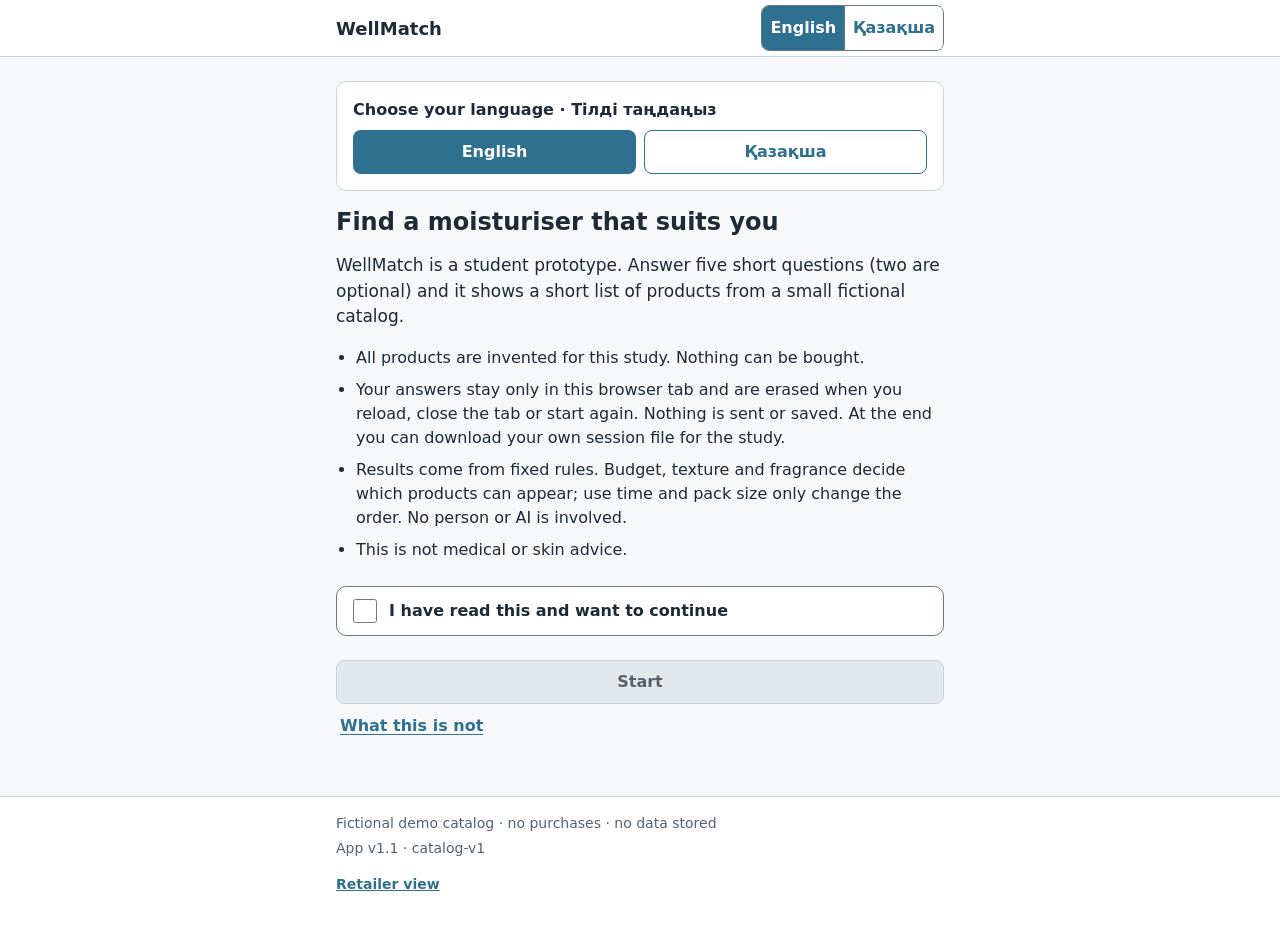
<file: index.html>
<!doctype html>
<html lang="en">
<head>
  <meta charset="utf-8">
  <meta name="viewport" content="width=device-width, initial-scale=1">
  <meta name="referrer" content="no-referrer">
  <meta name="color-scheme" content="light">
  <title></title>
  <link rel="icon" href="data:,">
  <link rel="stylesheet" href="styles.css" data-wellmatch-css>
</head>
<body class="wm-body">
  <div id="wellmatch"></div>
  <!-- data/embedded.js = generated file:// copy of the JSON files (`node tests/run.js --sync`). -->
  <script src="data/embedded.js"></script>
  <script src="app.js"></script>
  <script src="wellmatch.js" data-mount="#wellmatch"></script>
</body>
</html>
</file>
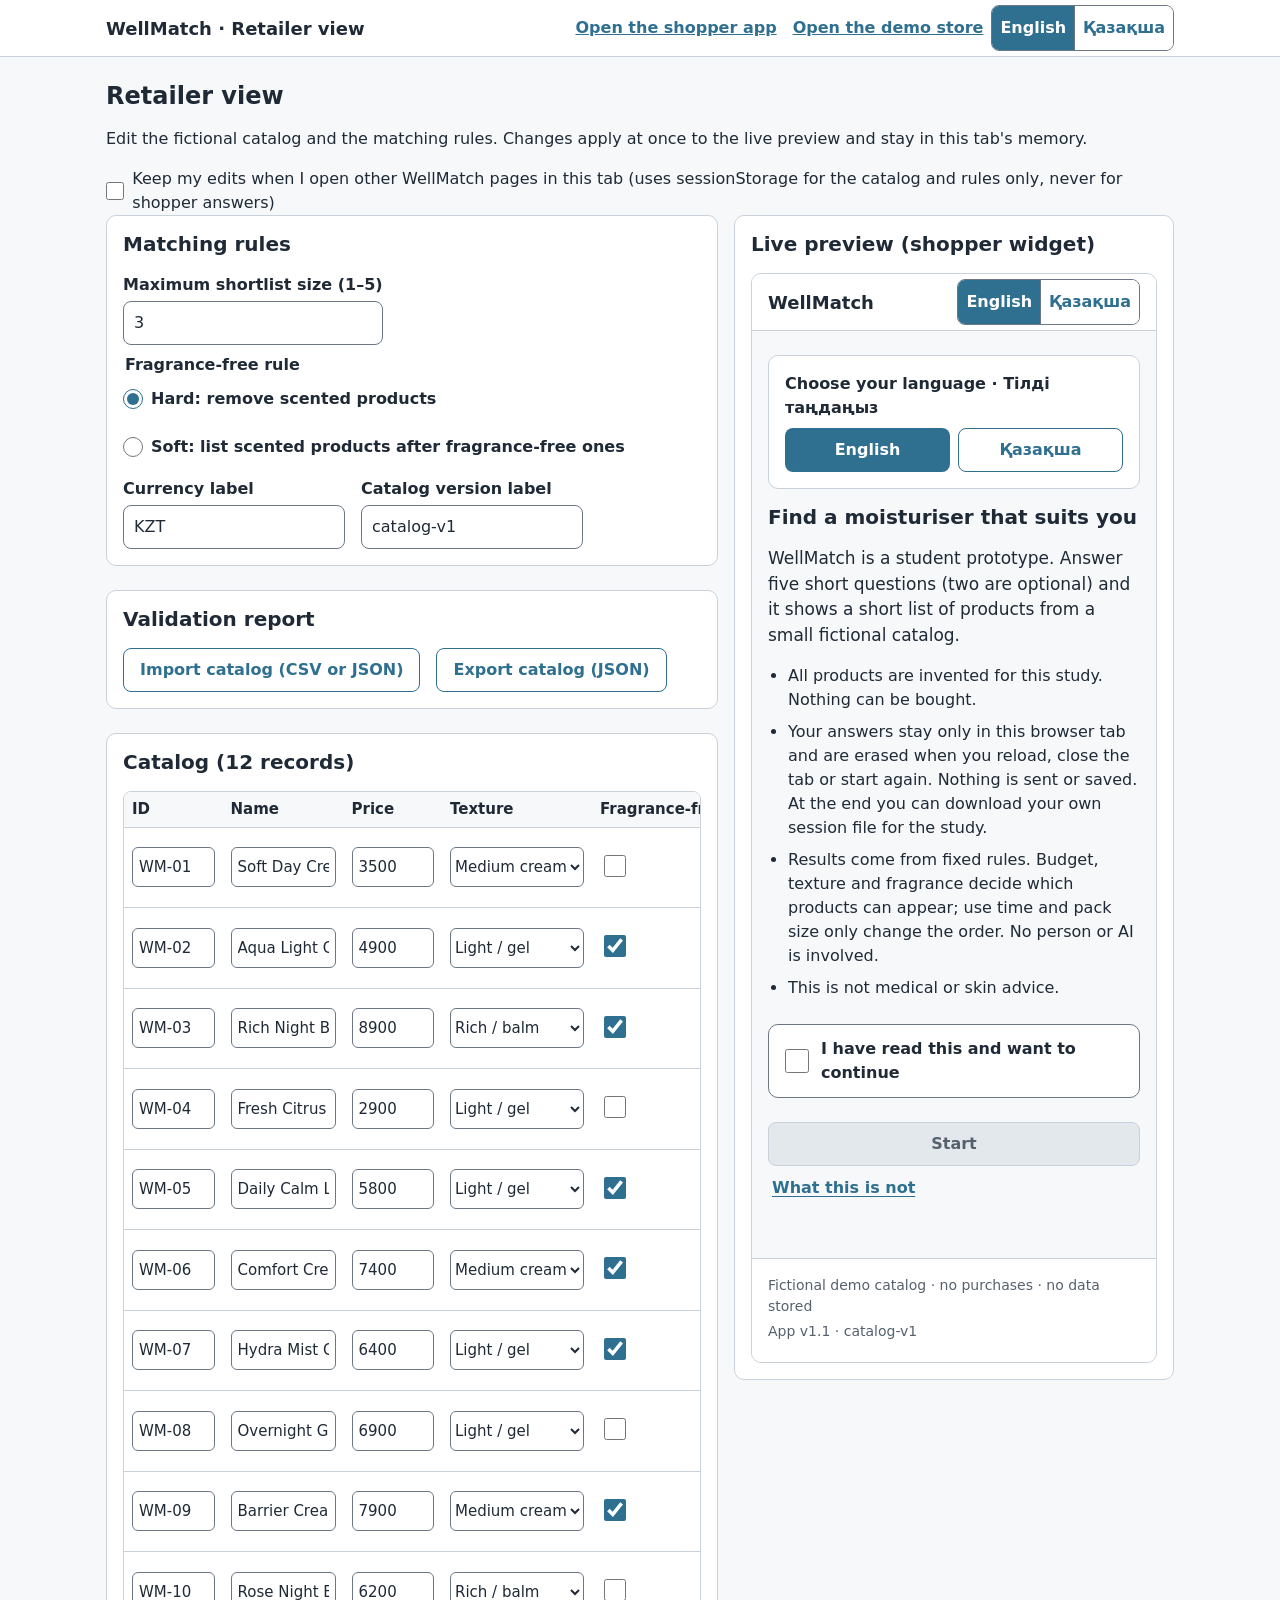
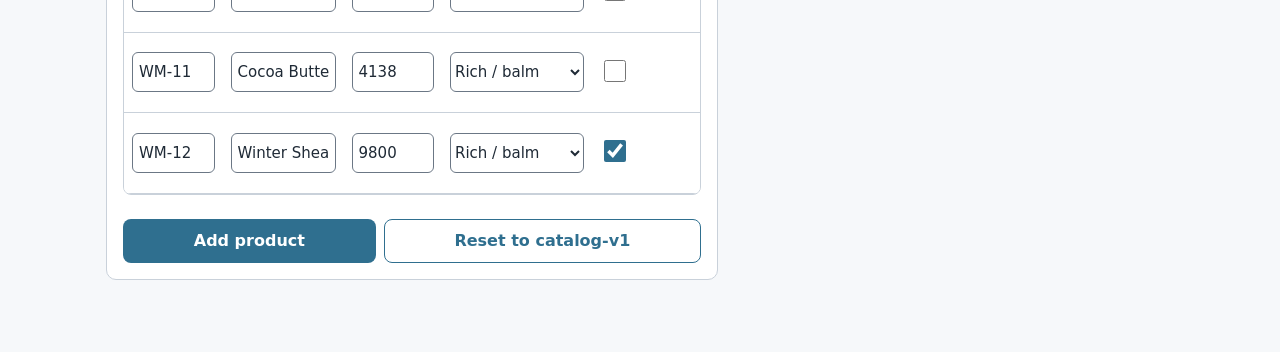
<file: admin.html>
<!doctype html>
<html lang="en">
<head>
  <meta charset="utf-8">
  <meta name="viewport" content="width=device-width, initial-scale=1">
  <meta name="referrer" content="no-referrer">
  <title></title>
  <link rel="icon" href="data:,">
  <link rel="stylesheet" href="styles.css" data-wellmatch-css>
  <link rel="stylesheet" href="pages.css">
</head>
<body class="wm-body">
  <div class="wm">
    <header class="wm-header">
      <div class="pg-wrap wm-bar">
        <span class="wm-brand" id="a-brand"></span>
        <div class="wm-bar-end">
          <nav class="pg-nav" id="a-nav"></nav>
          <div class="wm-lang" role="group" id="a-lang"></div>
        </div>
      </div>
    </header>
    <main class="pg-wrap pg-main" id="a-main"></main>
  </div>
  <script src="data/embedded.js"></script>
  <script src="app.js"></script>
  <script src="wellmatch.js" data-auto-mount="false"></script>
  <script src="admin.js"></script>
</body>
</html>
</file>
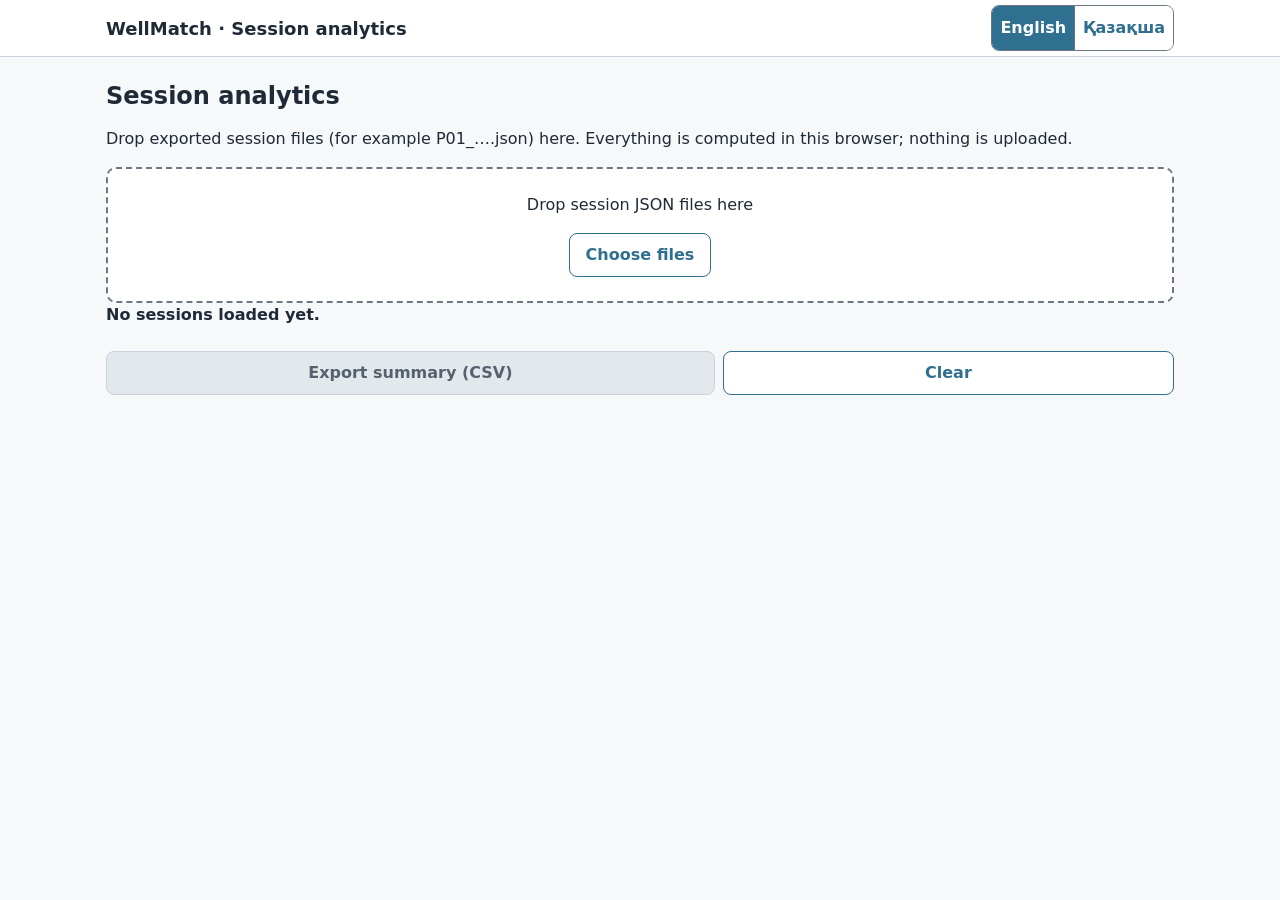
<file: analytics.html>
<!doctype html>
<html lang="en">
<head>
  <meta charset="utf-8">
  <meta name="viewport" content="width=device-width, initial-scale=1">
  <meta name="referrer" content="no-referrer">
  <title></title>
  <link rel="icon" href="data:,">
  <link rel="stylesheet" href="styles.css" data-wellmatch-css>
  <link rel="stylesheet" href="pages.css">
</head>
<body class="wm-body">
  <div class="wm">
    <header class="wm-header">
      <div class="pg-wrap wm-bar">
        <span class="wm-brand" id="an-brand"></span>
        <div class="wm-lang" role="group" id="an-lang"></div>
      </div>
    </header>
    <main class="pg-wrap pg-main" id="an-main"></main>
  </div>
  <script src="data/embedded.js"></script>
  <script src="app.js"></script>
  <script src="wellmatch.js" data-auto-mount="false"></script>
  <script src="analytics.js"></script>
</body>
</html>
</file>
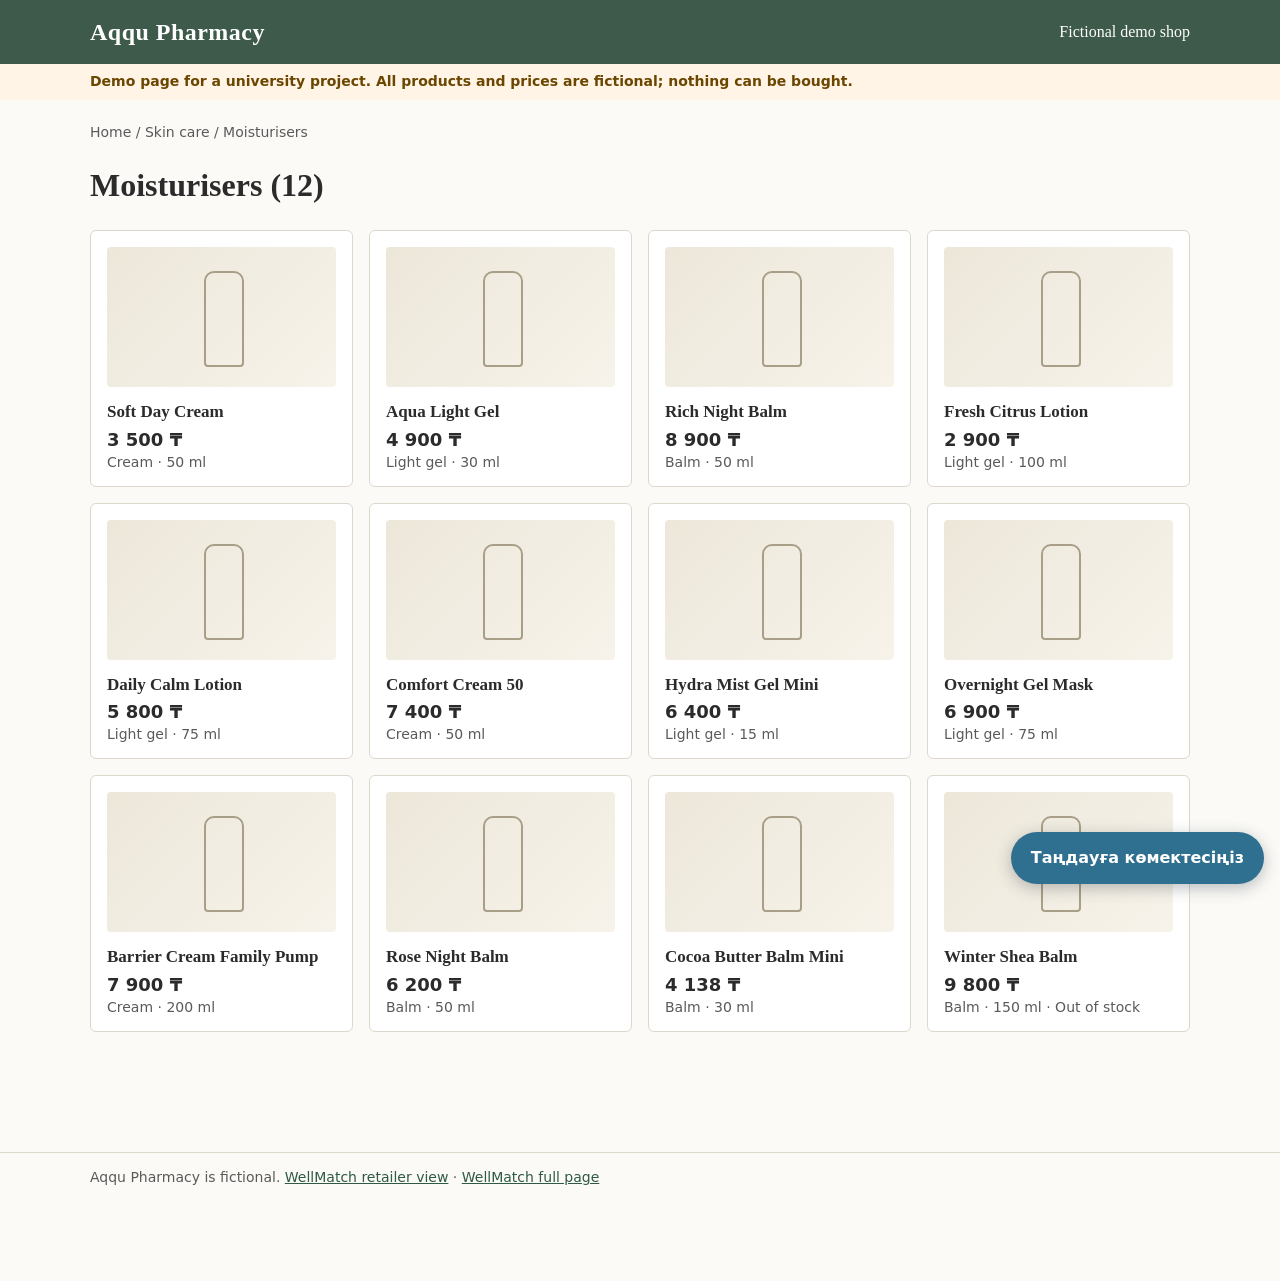
<file: store.html>
<!doctype html>
<html lang="en">
<head>
  <meta charset="utf-8">
  <meta name="viewport" content="width=device-width, initial-scale=1">
  <title>Moisturisers · Aqqu Pharmacy (fictional demo shop)</title>
  <link rel="icon" href="data:,">
  <link rel="stylesheet" href="pages.css">
</head>
<!--
  MOCK RETAILER PAGE (F17). Everything on this page belongs to a fictional shop, not to WellMatch.
  WellMatch is added with ONE line at the end of <body>. Tiles carry data-wm-id so the widget can scroll to and highlight them.
-->
<body class="store-body">
  <header class="store-top">
    <div class="store-wrap">
      <span class="store-logo">Aqqu Pharmacy</span>
      <span>Fictional demo shop</span>
    </div>
  </header>
  <div class="store-banner"><div class="store-wrap">Demo page for a university project. All products and prices are fictional; nothing can be bought.</div></div>
  <main class="store-wrap">
    <p class="store-crumbs">Home / Skin care / Moisturisers</p>
    <h1>Moisturisers (12)</h1>
    <ul class="store-grid">
        <li class="store-tile" data-wm-id="WM-01">
          <div class="store-img" aria-hidden="true"></div>
          <h2>Soft Day Cream</h2>
          <p class="store-price">3&nbsp;500&nbsp;₸</p>
          <p class="store-meta">Cream · 50 ml</p>
        </li>
        <li class="store-tile" data-wm-id="WM-02">
          <div class="store-img" aria-hidden="true"></div>
          <h2>Aqua Light Gel</h2>
          <p class="store-price">4&nbsp;900&nbsp;₸</p>
          <p class="store-meta">Light gel · 30 ml</p>
        </li>
        <li class="store-tile" data-wm-id="WM-03">
          <div class="store-img" aria-hidden="true"></div>
          <h2>Rich Night Balm</h2>
          <p class="store-price">8&nbsp;900&nbsp;₸</p>
          <p class="store-meta">Balm · 50 ml</p>
        </li>
        <li class="store-tile" data-wm-id="WM-04">
          <div class="store-img" aria-hidden="true"></div>
          <h2>Fresh Citrus Lotion</h2>
          <p class="store-price">2&nbsp;900&nbsp;₸</p>
          <p class="store-meta">Light gel · 100 ml</p>
        </li>
        <li class="store-tile" data-wm-id="WM-05">
          <div class="store-img" aria-hidden="true"></div>
          <h2>Daily Calm Lotion</h2>
          <p class="store-price">5&nbsp;800&nbsp;₸</p>
          <p class="store-meta">Light gel · 75 ml</p>
        </li>
        <li class="store-tile" data-wm-id="WM-06">
          <div class="store-img" aria-hidden="true"></div>
          <h2>Comfort Cream 50</h2>
          <p class="store-price">7&nbsp;400&nbsp;₸</p>
          <p class="store-meta">Cream · 50 ml</p>
        </li>
        <li class="store-tile" data-wm-id="WM-07">
          <div class="store-img" aria-hidden="true"></div>
          <h2>Hydra Mist Gel Mini</h2>
          <p class="store-price">6&nbsp;400&nbsp;₸</p>
          <p class="store-meta">Light gel · 15 ml</p>
        </li>
        <li class="store-tile" data-wm-id="WM-08">
          <div class="store-img" aria-hidden="true"></div>
          <h2>Overnight Gel Mask</h2>
          <p class="store-price">6&nbsp;900&nbsp;₸</p>
          <p class="store-meta">Light gel · 75 ml</p>
        </li>
        <li class="store-tile" data-wm-id="WM-09">
          <div class="store-img" aria-hidden="true"></div>
          <h2>Barrier Cream Family Pump</h2>
          <p class="store-price">7&nbsp;900&nbsp;₸</p>
          <p class="store-meta">Cream · 200 ml</p>
        </li>
        <li class="store-tile" data-wm-id="WM-10">
          <div class="store-img" aria-hidden="true"></div>
          <h2>Rose Night Balm</h2>
          <p class="store-price">6&nbsp;200&nbsp;₸</p>
          <p class="store-meta">Balm · 50 ml</p>
        </li>
        <li class="store-tile" data-wm-id="WM-11">
          <div class="store-img" aria-hidden="true"></div>
          <h2>Cocoa Butter Balm Mini</h2>
          <p class="store-price">4&nbsp;138&nbsp;₸</p>
          <p class="store-meta">Balm · 30 ml</p>
        </li>
        <li class="store-tile" data-wm-id="WM-12">
          <div class="store-img" aria-hidden="true"></div>
          <h2>Winter Shea Balm</h2>
          <p class="store-price">9&nbsp;800&nbsp;₸</p>
          <p class="store-meta">Balm · 150 ml · Out of stock</p>
        </li>
    </ul>
  </main>
  <footer class="store-foot"><div class="store-wrap">Aqqu Pharmacy is fictional. <a href="admin.html">WellMatch retailer view</a> · <a href="index.html">WellMatch full page</a></div></footer>

  <script src="wellmatch.js" data-catalog="data/catalog.v1.json" data-lang="kk"></script>
</body>
</html>
</file>
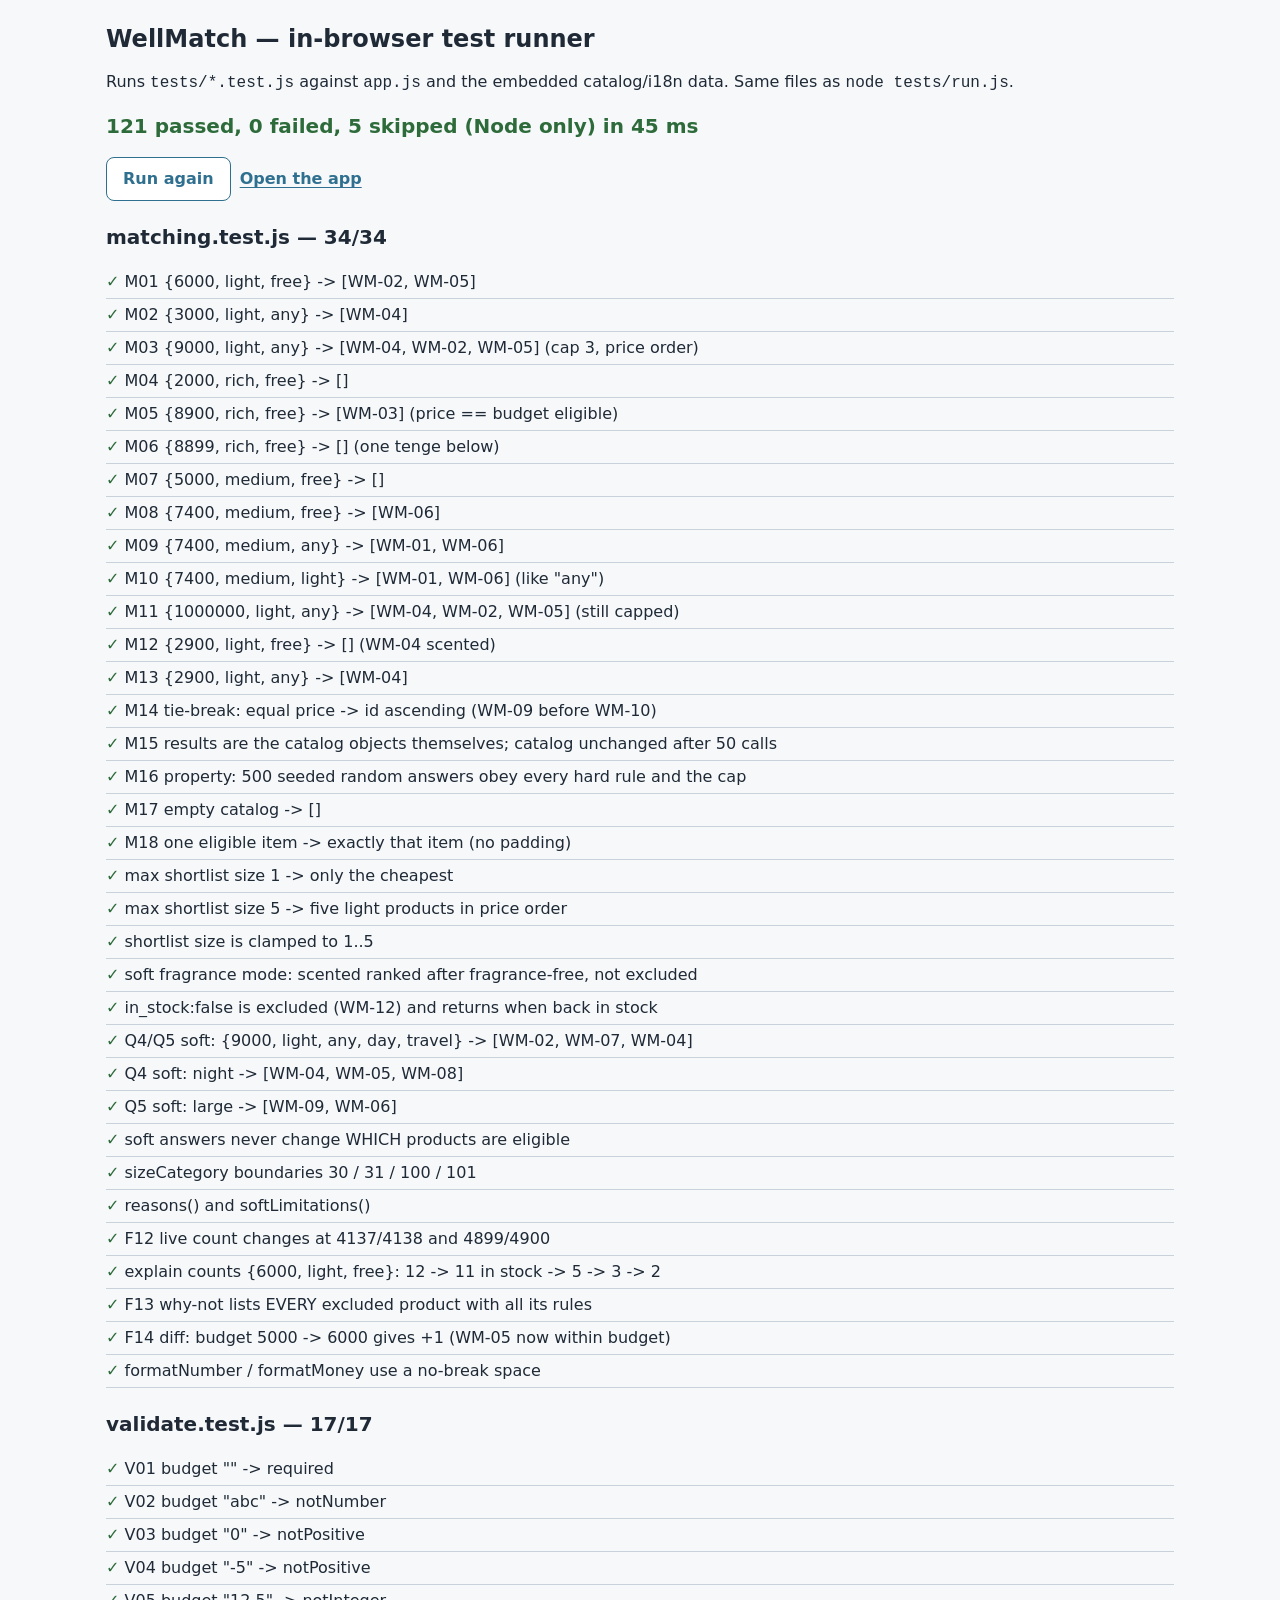
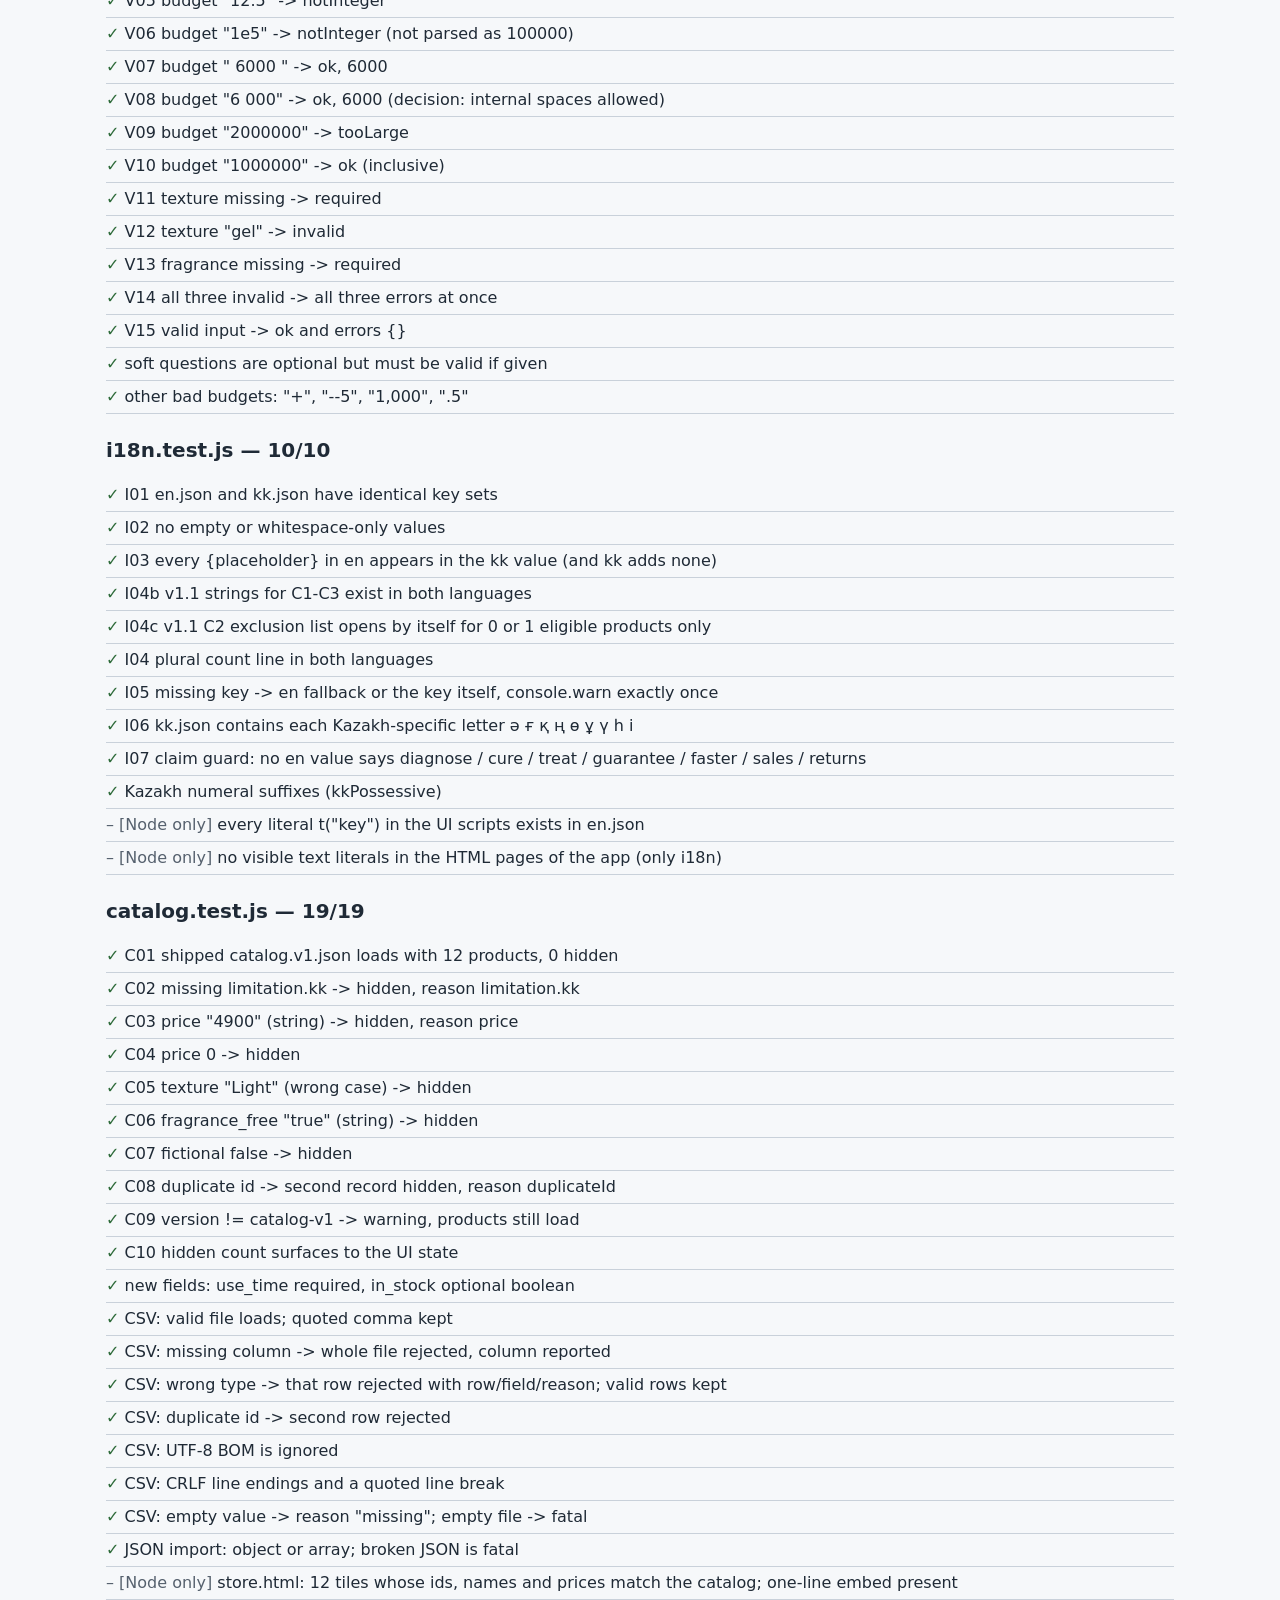
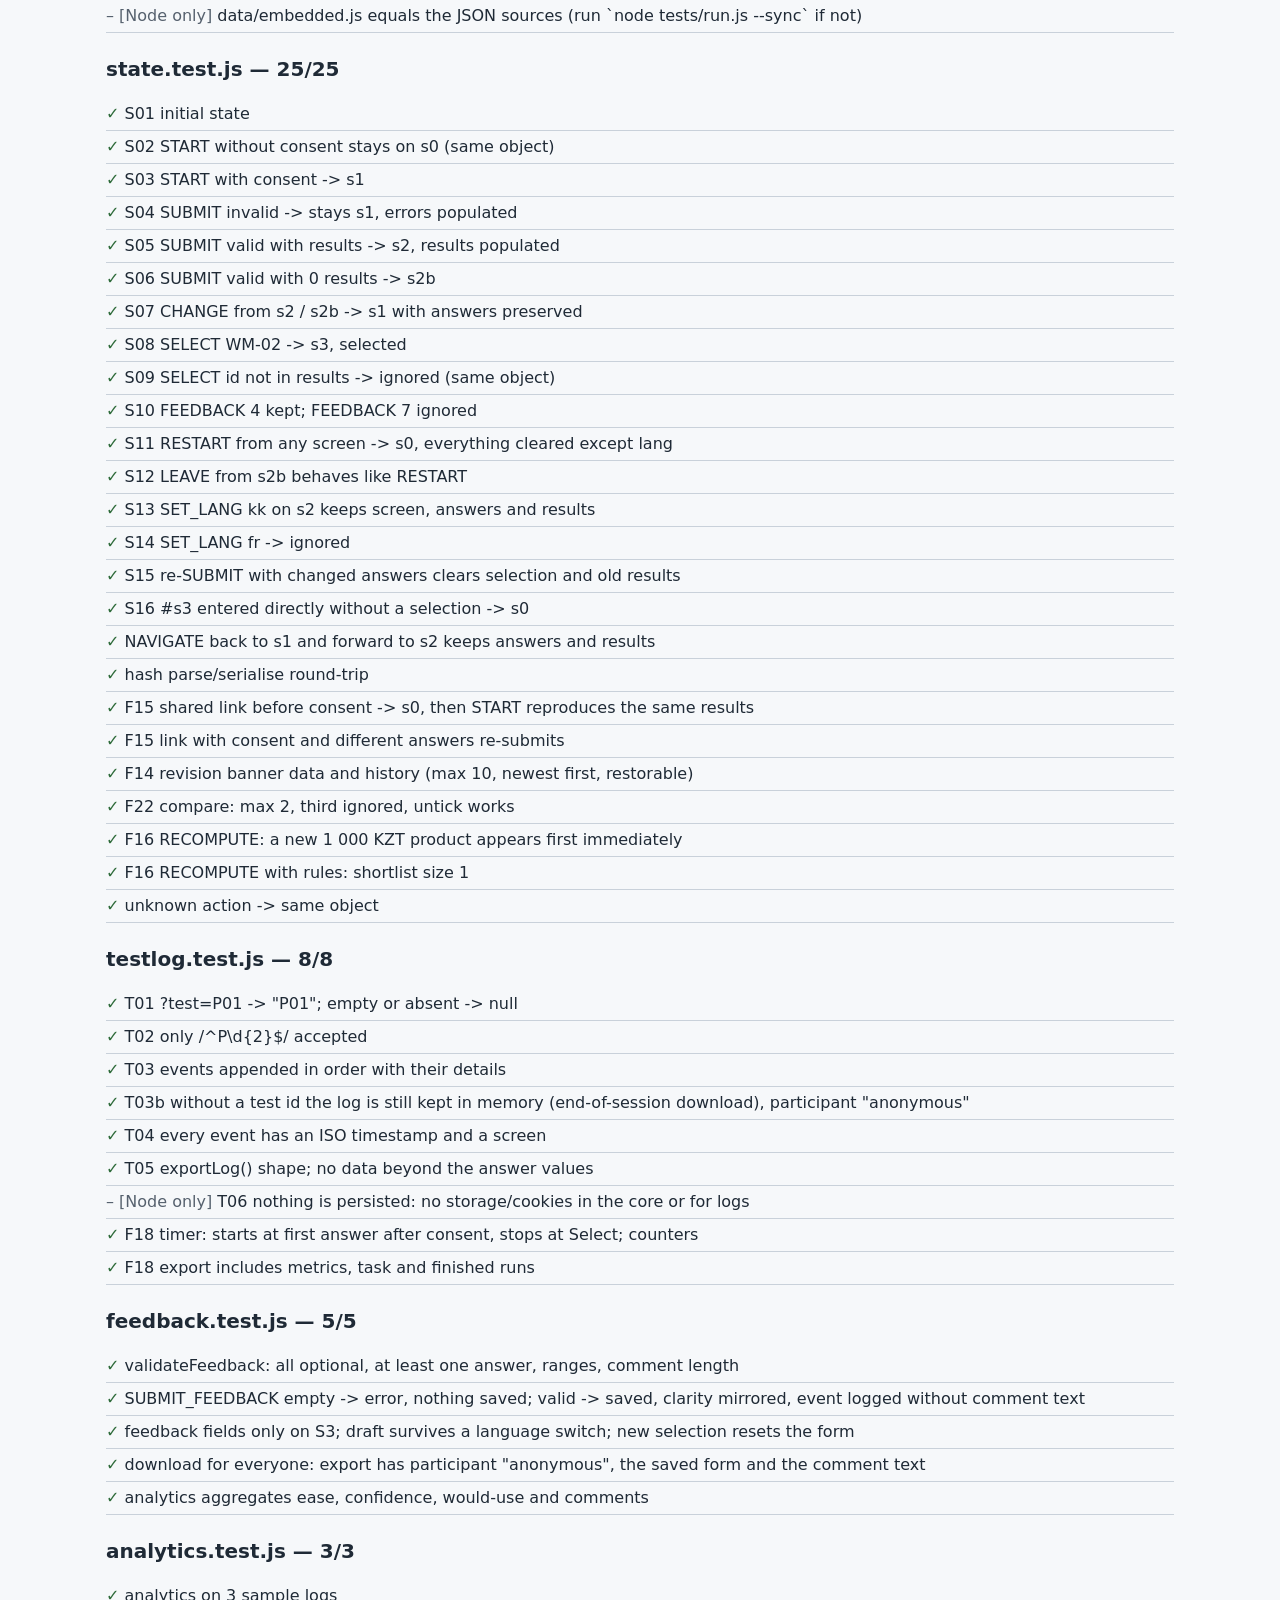
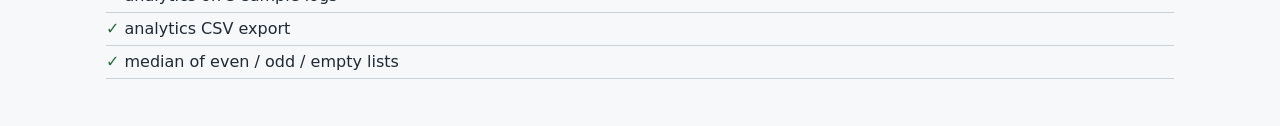
<file: tests.html>
<!doctype html>
<html lang="en">
<head>
  <meta charset="utf-8">
  <meta name="viewport" content="width=device-width, initial-scale=1">
  <title>WellMatch tests (in-browser)</title>
  <link rel="icon" href="data:,">
  <link rel="stylesheet" href="styles.css">
  <link rel="stylesheet" href="pages.css">
</head>
<!-- F20 — developer/examiner tool (English only). Runs the SAME test files as `node tests/run.js`.
     Cases that need the file system (test.node) are shown as skipped here. -->
<body class="wm-body">
  <div class="wm">
    <main class="pg-wrap pg-main">
      <h1>WellMatch — in-browser test runner</h1>
      <p>Runs <code>tests/*.test.js</code> against <code>app.js</code> and the embedded catalog/i18n data. Same files as <code>node tests/run.js</code>.</p>
      <p class="tr-summary" id="tr-summary" role="status">Running…</p>
      <p><button type="button" class="wm-btn wm-btn-secondary" id="tr-rerun">Run again</button> <a class="wm-link" href="index.html">Open the app</a></p>
      <div id="tr-results"></div>
    </main>
  </div>
  <script src="data/embedded.js"></script>
  <script src="app.js"></script>
  <script src="tests/harness.js"></script>
  <script src="tests/matching.test.js"></script>
  <script src="tests/validate.test.js"></script>
  <script src="tests/i18n.test.js"></script>
  <script src="tests/catalog.test.js"></script>
  <script src="tests/state.test.js"></script>
  <script src="tests/testlog.test.js"></script>
  <script src="tests/feedback.test.js"></script>
  <script src="tests/analytics.test.js"></script>
  <script>
    (function () {
      'use strict';
      function el(tag, cls, text) { const n = document.createElement(tag); if (cls) n.className = cls; if (text != null) n.textContent = text; return n; }
      function run() {
        const t0 = performance.now();
        const results = WMTest.runAll({ core: WellMatchCore, data: WELLMATCH_EMBEDDED, node: false });
        const ms = Math.round(performance.now() - t0);
        const box = document.getElementById('tr-results');
        box.replaceChildren();
        const files = [...new Set(results.map(r => r.file))];
        for (const f of files) {
          const sec = el('section', 'tr-file');
          const rs = results.filter(r => r.file === f);
          sec.append(el('h2', null, f + ' — ' + rs.filter(r => r.status === 'pass').length + '/' + rs.filter(r => r.status !== 'skip').length));
          const ul = el('ul');
          for (const r of rs) {
            const li = el('li');
            const mark = r.status === 'pass' ? '✓ ' : r.status === 'fail' ? '✗ ' : '– ';
            li.append(el('span', 'tr-' + r.status, mark + (r.status === 'skip' ? '[Node only] ' : '')), document.createTextNode(r.name));
            if (r.message) li.append(el('span', 'tr-msg', r.message));
            ul.append(li);
          }
          sec.append(ul);
          box.append(sec);
        }
        const c = s => results.filter(r => r.status === s).length;
        const sum = document.getElementById('tr-summary');
        sum.textContent = c('pass') + ' passed, ' + c('fail') + ' failed, ' + c('skip') + ' skipped (Node only) in ' + ms + ' ms';
        sum.className = 'tr-summary ' + (c('fail') ? 'tr-fail' : 'tr-pass');
        document.title = (c('fail') ? '✗ ' : '✓ ') + 'WellMatch tests';
      }
      document.getElementById('tr-rerun').addEventListener('click', run);
      run();
    })();
  </script>
</body>
</html>
</file>
<file: styles.css>
/* WellMatch v1.0 — widget + page styles. Everything is scoped under .wm so the widget can be embedded in any shop page. */

:root {
  --wm-ink: #1F2A36;
  --wm-muted: #6B7785;      /* borders / non-text UI (≥ 3:1 on white) */
  --wm-muted-ink: #56616E;  /* small secondary TEXT (5.9:1); #6B7785 is only ~4.0:1 on --wm-bg */
  --wm-accent: #2F6F8F;
  --wm-accent-dark: #245970;
  --wm-accent-soft: #E6F0F5;
  --wm-bg: #F6F8FA;
  --wm-surface: #FFFFFF;
  --wm-line: #C9D1DA;
  --wm-reason: #2E6B3A;
  --wm-reason-bg: #EEF6EF;
  --wm-warn: #8A5A00;
  --wm-warn-bg: #FFF4E5;
  --wm-error: #B3261E;
  --wm-sp-1: 8px;
  --wm-sp-2: 16px;
  --wm-sp-3: 24px;
  --wm-sp-4: 32px;
  --wm-r-control: 8px;
  --wm-r-card: 10px;
  --wm-target: 44px;
  --wm-font: system-ui, -apple-system, "Segoe UI", Roboto, "Helvetica Neue", Arial, "Noto Sans", sans-serif;
}

/* ---------- Page mode (index.html) ---------- */
body.wm-body { margin: 0; background: var(--wm-bg); -webkit-text-size-adjust: 100%; }

.wm, .wm *, .wm *::before, .wm *::after { box-sizing: border-box; }
.wm [hidden] { display: none !important; }
.wm {
  color: var(--wm-ink);
  font: 16px/1.5 var(--wm-font);
  overflow-wrap: break-word;
  text-align: left;
}
.wm-page { min-height: 100vh; display: flex; flex-direction: column; background: var(--wm-bg); }
.wm-page > .wm-app { flex: 1; display: flex; flex-direction: column; }

.wm-wrap { width: 100%; max-width: 640px; margin: 0 auto; padding: 0 var(--wm-sp-2); }
.wm h1, .wm h2, .wm h3 { line-height: 1.25; margin: 0 0 var(--wm-sp-2); color: var(--wm-ink); }
.wm h1 { font-size: 1.5rem; }
.wm h2 { font-size: 1.25rem; }
.wm h3 { font-size: 1.0625rem; }
.wm .wm-card h2, .wm .wm-card h3 { font-size: 1.0625rem; margin-bottom: 4px; }
.wm p { margin: 0 0 var(--wm-sp-2); }
.wm [data-wm-heading]:focus, .wm main:focus { outline: none; }
.wm :focus-visible { outline: 2px solid var(--wm-accent); outline-offset: 2px; }

.wm-vh {
  position: absolute !important; width: 1px; height: 1px; padding: 0; margin: -1px;
  overflow: hidden; clip: rect(0 0 0 0); white-space: nowrap; border: 0;
}

/* ---------- Header ---------- */
.wm-header { background: var(--wm-surface); border-bottom: 1px solid var(--wm-line); }
.wm-bar { display: flex; align-items: center; justify-content: space-between; gap: var(--wm-sp-1); min-height: 56px; flex-wrap: wrap; }
.wm-bar-end { display: flex; align-items: center; gap: var(--wm-sp-1); }
.wm-brand { font-weight: 700; font-size: 1.125rem; }
.wm-lang { display: inline-flex; border: 1px solid var(--wm-muted); border-radius: var(--wm-r-control); overflow: hidden; }
.wm-lang-btn {
  min-width: var(--wm-target); min-height: var(--wm-target); padding: 0 var(--wm-sp-1);
  border: 0; background: var(--wm-surface); color: var(--wm-accent); font: inherit; font-weight: 600; cursor: pointer;
}
.wm-lang-btn + .wm-lang-btn { border-left: 1px solid var(--wm-muted); }
.wm-lang-btn[aria-pressed="true"] { background: var(--wm-accent); color: #fff; }
.wm-lang-btn:focus-visible { outline-offset: -4px; outline-color: var(--wm-ink); }
.wm-lang-btn[aria-pressed="true"]:focus-visible { outline-color: #fff; }

.wm-testbar { background: var(--wm-accent-soft); border-top: 1px dashed var(--wm-accent); }
.wm-testbar-inner { display: flex; flex-wrap: wrap; align-items: center; gap: var(--wm-sp-1) var(--wm-sp-2); padding-top: var(--wm-sp-1); padding-bottom: var(--wm-sp-1); }
.wm-test-label { font-weight: 700; }
.wm-test-metrics { font-size: 0.875rem; font-variant-numeric: tabular-nums; }
.wm-test-task { display: inline-flex; align-items: center; gap: 6px; font-size: 0.9375rem; }
.wm-test-task select { min-height: var(--wm-target); font: inherit; border: 1px solid var(--wm-muted); border-radius: var(--wm-r-control); padding: 0 8px; background: var(--wm-surface); color: var(--wm-ink); }

.wm-notice { margin: var(--wm-sp-2) 0 0; padding: var(--wm-sp-1) var(--wm-sp-2); font-size: 0.875rem; color: var(--wm-warn); background: var(--wm-warn-bg); border-radius: var(--wm-r-control); }

/* ---------- Main ---------- */
.wm-main { flex: 1; padding-top: var(--wm-sp-3); padding-bottom: var(--wm-sp-4); }
.wm-progress { margin-bottom: var(--wm-sp-3); }
.wm-progress-text { margin: 0 0 var(--wm-sp-1) !important; font-size: 0.875rem; color: var(--wm-muted-ink); }
.wm-progress-track { height: 4px; background: var(--wm-line); border-radius: 2px; overflow: hidden; }
.wm-progress-fill { height: 100%; background: var(--wm-accent); }
.wm-lead { font-size: 1.0625rem; }
.wm-list { margin: 0 0 var(--wm-sp-3); padding-left: 1.25em; }
.wm-list li { margin-bottom: var(--wm-sp-1); }
.wm-test-note { padding: var(--wm-sp-1) var(--wm-sp-2); background: var(--wm-accent-soft); border-radius: var(--wm-r-control); font-size: 0.9375rem; }

/* ---------- Buttons & links ---------- */
.wm-btn {
  display: inline-flex; align-items: center; justify-content: center;
  min-height: var(--wm-target); min-width: var(--wm-target); padding: 10px var(--wm-sp-2);
  border: 1px solid transparent; border-radius: var(--wm-r-control);
  font: inherit; font-weight: 600; line-height: 1.25; text-align: center; cursor: pointer;
  transition: background-color 0.15s ease, border-color 0.15s ease;
}
.wm-btn-primary { background: var(--wm-accent); color: #fff; }
.wm-btn-primary:hover { background: var(--wm-accent-dark); }
.wm-btn-primary:disabled { background: #E3E8ED; color: var(--wm-muted-ink); border-color: var(--wm-line); cursor: not-allowed; }
.wm-btn-secondary { background: var(--wm-surface); color: var(--wm-accent); border-color: var(--wm-accent); }
.wm-btn-secondary:hover { background: var(--wm-accent-soft); }
.wm-btn-small { padding: 6px 12px; font-size: 0.9375rem; }
.wm-link {
  display: inline-flex; align-items: center; min-height: var(--wm-target); padding: 0 4px;
  border: 0; background: none; color: var(--wm-accent); font: inherit; font-weight: 600;
  text-decoration: underline; text-underline-offset: 3px; cursor: pointer; text-align: left;
}
.wm-link:hover { color: var(--wm-accent-dark); }
.wm-actions { display: flex; flex-wrap: wrap; gap: var(--wm-sp-1); margin-top: var(--wm-sp-3); }
.wm-actions .wm-btn { flex: 1 1 auto; }
.wm-scope-row { margin-top: var(--wm-sp-2); }

/* ---------- Consent ---------- */
.wm-check {
  display: flex; align-items: center; gap: 12px; min-height: var(--wm-target);
  padding: 12px var(--wm-sp-2); background: var(--wm-surface);
  border: 1px solid var(--wm-muted); border-radius: var(--wm-r-card); font-weight: 600; cursor: pointer;
}
.wm-check:hover { background: var(--wm-accent-soft); }
.wm-check input { flex: none; width: 24px; height: 24px; margin: 0; accent-color: var(--wm-accent); cursor: pointer; }

/* ---------- Form ---------- */
.wm-field { margin: 0 0 var(--wm-sp-3); padding: 0; border: 0; min-width: 0; }
.wm-field > label, .wm-field > legend { display: block; font-weight: 600; margin-bottom: 4px; padding: 0; }
.wm-hint { margin: 0 0 var(--wm-sp-1) !important; font-size: 0.9375rem; color: var(--wm-muted-ink); }
.wm-input {
  display: block; width: 100%; max-width: 16rem; min-height: var(--wm-target); padding: 8px 12px;
  border: 1px solid var(--wm-muted); border-radius: var(--wm-r-control);
  background: var(--wm-surface); color: var(--wm-ink); font: inherit; font-size: 1rem;
}
.wm-input[aria-invalid="true"] { border: 2px solid var(--wm-error); }
.wm-choices { display: flex; flex-direction: column; gap: var(--wm-sp-1); }
.wm-choice { position: relative; flex: 1 1 0; min-width: 0; }
.wm-choice input { position: absolute; inset: 0; width: 100%; height: 100%; margin: 0; opacity: 0; pointer-events: none; }
.wm-choice label {
  display: flex; align-items: center; justify-content: center; min-height: var(--wm-target); height: 100%;
  padding: 10px 12px; border: 1px solid var(--wm-muted); border-radius: var(--wm-r-control);
  background: var(--wm-surface); text-align: center; cursor: pointer; transition: background-color 0.15s ease;
}
.wm-choice label:hover { background: var(--wm-accent-soft); }
.wm-choice input:checked + label { background: var(--wm-accent); border-color: var(--wm-accent); color: #fff; font-weight: 600; }
.wm-choice input:checked + label::before { content: "\2713"; margin-right: 6px; }
.wm-choice input:focus-visible + label { outline: 2px solid var(--wm-accent); outline-offset: 2px; }
.wm-field.wm-invalid .wm-choice label { border-color: var(--wm-error); }
.wm-error { margin: var(--wm-sp-1) 0 0 !important; color: var(--wm-error); font-weight: 600; font-size: 0.9375rem; }
.wm-soft { border-top: 1px solid var(--wm-line); padding-top: var(--wm-sp-3); margin-top: var(--wm-sp-1); }
.wm-live-count {
  padding: var(--wm-sp-1) var(--wm-sp-2); background: var(--wm-accent-soft); border-radius: var(--wm-r-control);
  font-weight: 600; font-variant-numeric: tabular-nums;
}
@media (min-width: 520px) {
  .wm-page .wm-choices, .wm-inline .wm-choices { flex-direction: row; }
  .wm-page .wm-choices-4, .wm-inline .wm-choices-4 { display: grid; grid-template-columns: 1fr 1fr; }
}

/* ---------- Results ---------- */
.wm-summary {
  display: flex; flex-wrap: wrap; align-items: center; gap: 4px var(--wm-sp-1);
  padding: var(--wm-sp-1) var(--wm-sp-2); margin-bottom: var(--wm-sp-2);
  background: var(--wm-surface); border: 1px solid var(--wm-line); border-radius: var(--wm-r-card);
}
.wm-summary-label { color: var(--wm-muted-ink); font-size: 0.9375rem; }
.wm-chip { font-weight: 600; }
.wm-count { font-weight: 600; }
.wm-count-sub { font-weight: 400; color: var(--wm-muted-ink); }
.wm-revision {
  padding: var(--wm-sp-1) var(--wm-sp-2); margin-bottom: var(--wm-sp-2);
  background: var(--wm-accent-soft); border-left: 4px solid var(--wm-accent); border-radius: var(--wm-r-control);
}
.wm-cards { list-style: none; margin: 0 0 var(--wm-sp-2); padding: 0; display: grid; gap: var(--wm-sp-2); }
.wm-card {
  display: grid; grid-template-columns: 64px minmax(0, 1fr); gap: var(--wm-sp-2); padding: var(--wm-sp-2);
  background: var(--wm-surface); border: 1px solid var(--wm-line); border-radius: var(--wm-r-card);
}
.wm-ph { width: 64px; height: 80px; border-radius: var(--wm-r-control); background: var(--wm-accent-soft); position: relative; }
.wm-ph::before { content: ""; position: absolute; left: 20px; top: 14px; width: 24px; height: 50px; border: 2px solid var(--wm-muted); border-radius: 6px 6px 3px 3px; }
.wm-ph::after { content: ""; position: absolute; left: 26px; top: 8px; width: 12px; height: 8px; background: var(--wm-muted); border-radius: 2px; }
.wm-meta { color: var(--wm-muted-ink); margin-bottom: var(--wm-sp-1) !important; }
.wm-price { color: var(--wm-ink); font-weight: 700; }
.wm-why, .wm-limit { margin: 0 0 var(--wm-sp-1) !important; padding: 4px var(--wm-sp-1); border-radius: 6px; font-size: 0.9375rem; }
.wm-why { color: var(--wm-reason); background: var(--wm-reason-bg); }
.wm-limit { color: var(--wm-warn); background: var(--wm-warn-bg); }
.wm-card-actions { display: flex; flex-wrap: wrap; align-items: center; gap: var(--wm-sp-1); margin-top: var(--wm-sp-1); }
.wm-compare-check { display: inline-flex; align-items: center; gap: 8px; min-height: var(--wm-target); padding: 0 8px; cursor: pointer; font-weight: 600; color: var(--wm-accent); }
.wm-compare-check input { width: 20px; height: 20px; margin: 0; accent-color: var(--wm-accent); }
.wm-compare-check:has(input:disabled) { color: var(--wm-muted-ink); cursor: not-allowed; }

.wm-table-wrap { overflow-x: auto; margin-bottom: var(--wm-sp-2); }
.wm-compare-table { width: 100%; border-collapse: collapse; background: var(--wm-surface); font-size: 0.9375rem; }
.wm-compare-table caption { text-align: left; font-weight: 700; padding-bottom: var(--wm-sp-1); }
.wm-compare-table th, .wm-compare-table td { border: 1px solid var(--wm-line); padding: 8px; vertical-align: top; text-align: left; }
.wm-compare-table thead th { background: var(--wm-bg); }
.wm-compare-table tr.wm-diff td { background: var(--wm-warn-bg); font-weight: 600; }
.wm-differs { display: inline-block; margin-left: 6px; padding: 0 6px; border-radius: 4px; background: var(--wm-warn-bg); color: var(--wm-warn); font-size: 0.8125rem; font-weight: 600; }

.wm-details { margin-bottom: var(--wm-sp-2); background: var(--wm-surface); border: 1px solid var(--wm-line); border-radius: var(--wm-r-card); }
.wm-details summary { display: flex; align-items: center; min-height: var(--wm-target); padding: 0 var(--wm-sp-2); color: var(--wm-accent); font-weight: 600; cursor: pointer; border-radius: var(--wm-r-card); }
.wm-details ol, .wm-details ul { margin: 0; padding: 0 var(--wm-sp-2) var(--wm-sp-2) calc(var(--wm-sp-2) + 1.25em); }
.wm-details li { margin-bottom: 4px; }
.wm-details .wm-hint { padding: 0 var(--wm-sp-2); }
.wm-details ul.wm-history-list { list-style: none; padding-left: var(--wm-sp-2); }
.wm-history-list .wm-link[aria-current="true"] { color: var(--wm-ink); text-decoration: none; }
.wm-history-list .wm-link[aria-current="true"]::before { content: "\2713\00a0"; }
.wm-note { font-size: 0.9375rem; color: var(--wm-muted-ink); }
.wm-panel-warn { padding: var(--wm-sp-2); margin-bottom: var(--wm-sp-2); background: var(--wm-warn-bg); color: var(--wm-warn); border-left: 4px solid var(--wm-warn); border-radius: var(--wm-r-control); }
.wm-panel-warn p:last-child { margin-bottom: 0; }
.wm-strong { font-weight: 600; }

/* ---------- Selected ---------- */
.wm-disclaimer { padding: var(--wm-sp-2); background: var(--wm-surface); border: 1px solid var(--wm-line); border-radius: var(--wm-r-card); }
.wm-rating { margin-top: var(--wm-sp-3); }
.wm-rating-label { font-weight: 600; margin-bottom: 4px !important; }
.wm-rating-buttons { display: flex; flex-wrap: wrap; gap: var(--wm-sp-1); }
.wm-rating-buttons .wm-btn { min-width: 48px; }
.wm-rating-buttons .wm-btn[aria-pressed="true"] { background: var(--wm-accent); color: #fff; }
.wm-rating-status { margin-top: var(--wm-sp-1) !important; color: var(--wm-reason); font-weight: 600; min-height: 1.5em; }
.wm-rating-status:focus, .wm-error:focus { outline: none; }
.wm-feedback, .wm-download {
  margin-top: var(--wm-sp-3); padding: var(--wm-sp-2);
  background: var(--wm-surface); border: 1px solid var(--wm-line); border-radius: var(--wm-r-card);
}
.wm-scale { display: flex; flex-wrap: wrap; gap: var(--wm-sp-1); }
.wm-scale .wm-choice { flex: 0 0 52px; }
.wm-textarea { max-width: none; min-height: 6em; resize: vertical; line-height: 1.4; }
.wm-textarea[aria-invalid="true"] { border: 2px solid var(--wm-error); }
.wm-count-hint { margin-top: 4px !important; font-variant-numeric: tabular-nums; }
.wm-feedback > .wm-error { margin-bottom: var(--wm-sp-1) !important; }

/* ---------- Footer ---------- */
.wm-footer { border-top: 1px solid var(--wm-line); background: var(--wm-surface); font-size: 0.875rem; color: var(--wm-muted-ink); padding: var(--wm-sp-2) 0; }
.wm-footer p { margin: 0 0 4px; }
.wm-footer a { color: var(--wm-accent); display: inline-flex; align-items: center; min-height: var(--wm-target); font-weight: 600; }

/* ---------- Dialog ---------- */
.wm-dialog-backdrop { position: fixed; inset: 0; z-index: 2147483001; display: flex; align-items: center; justify-content: center; padding: var(--wm-sp-2); background: rgba(31, 42, 54, 0.6); }
.wm-dialog { width: 100%; max-width: 480px; max-height: calc(100vh - 32px); overflow-y: auto; padding: var(--wm-sp-3); background: var(--wm-surface); border-radius: var(--wm-r-card); box-shadow: 0 8px 32px rgba(31, 42, 54, 0.25); }
.wm-dialog .wm-lang { float: right; margin: 0 0 var(--wm-sp-1) var(--wm-sp-1); }

/* ---------- Floating widget (store embed) ---------- */
.wm-launch {
  position: fixed; right: 16px; bottom: 16px; z-index: 2147483000;
  min-height: 52px; padding: 12px 20px; border: 0; border-radius: 26px;
  background: var(--wm-accent); color: #fff; font: 600 16px/1.2 var(--wm-font);
  box-shadow: 0 4px 16px rgba(31, 42, 54, 0.3); cursor: pointer;
}
.wm-launch:hover { background: var(--wm-accent-dark); }
.wm-launch:focus-visible { outline: 3px solid var(--wm-ink); outline-offset: 3px; }
.wm-panel {
  position: fixed; z-index: 2147483000; right: 16px; bottom: 16px; top: 16px;
  width: min(440px, calc(100vw - 32px)); display: flex; flex-direction: column;
  background: var(--wm-bg); border-radius: var(--wm-r-card); box-shadow: 0 8px 40px rgba(31, 42, 54, 0.35); overflow: hidden;
}
.wm-panel > .wm-app { flex: 1; overflow-y: auto; display: flex; flex-direction: column; }
.wm-floating .wm-wrap { max-width: none; }
.wm-floating .wm-main { padding-top: var(--wm-sp-2); }
@media (max-width: 480px) { .wm-panel { inset: 0; width: 100vw; border-radius: 0; } }
.wm-inline { border: 1px solid var(--wm-line); border-radius: var(--wm-r-card); background: var(--wm-bg); overflow: hidden; }

/* Host page tile highlighted after "Select" (lives in the shop page, outside .wm). */
.wm-highlight { outline: 3px solid var(--wm-accent) !important; outline-offset: 4px; box-shadow: 0 0 0 8px var(--wm-accent-soft) !important; }

/* ---------- Print: one clean results sheet (Ctrl+P on S2) ---------- */
.wm-print-only { display: none; }
@media print {
  body.wm-body { background: #fff; }
  .wm-header, .wm-testbar, .wm-notice, .wm-actions, .wm-scope-row, .wm-card-actions, .wm-details, .wm-launch,
  .wm-progress, .wm-footer, .wm-dialog-backdrop, .wm-summary .wm-link, .wm-table-wrap, .wm-compare-hint { display: none !important; }
  .wm-print-only { display: block; }
  .wm, .wm-page { background: #fff; min-height: 0; }
  .wm-main { padding: 0; }
  .wm-card { break-inside: avoid; border-color: #999; }
  .wm-ph { display: none; }
  .wm-card { grid-template-columns: 1fr; }
}

/* ---------- Motion ---------- */
@media (prefers-reduced-motion: reduce) {
  .wm *, .wm *::before, .wm *::after, .wm-launch, .wm-highlight { transition: none !important; animation: none !important; scroll-behavior: auto !important; }
}

/* ---- v1.1: evidence-linked visibility changes (C1-C3) ---- */
.wm-langpick { margin: 0 0 var(--wm-sp-2); padding: var(--wm-sp-2); background: var(--wm-surface); border: 1px solid var(--wm-line); border-radius: var(--wm-r-card); }
.wm-langpick-label { margin: 0 0 var(--wm-sp-1) !important; font-weight: 600; }
.wm-langpick-btns { display: flex; flex-wrap: wrap; gap: var(--wm-sp-1); }
.wm-langpick-btns .wm-btn { flex: 1 1 140px; }
.wm-lang-btn { white-space: nowrap; }
.wm-details-strong { border: 2px solid var(--wm-accent); }
.wm-details-strong summary { font-size: 1rem; }
.wm-compare-prompt { margin: 0 0 var(--wm-sp-2) !important; padding: var(--wm-sp-1) var(--wm-sp-2); background: var(--wm-surface); border: 1px solid var(--wm-line); border-left: 4px solid var(--wm-accent); border-radius: var(--wm-r-control); }
.wm-compare-count { display: inline-block; padding: 2px 10px; border-radius: 999px; background: var(--wm-accent); color: #fff; font-weight: 600; font-size: 0.875rem; white-space: nowrap; }
.wm-leave-row { margin-top: var(--wm-sp-2); }
@media print { .wm-langpick, .wm-compare-prompt, .wm-leave-row { display: none !important; } }
</file>
<file: pages.css>
/* Styles for the extra pages: retailer view (admin.html), analytics.html, store.html, tests.html.
   Uses the --wm-* tokens from styles.css. */

.pg-wrap { width: 100%; max-width: 1100px; margin: 0 auto; padding: 0 16px; }
.pg-main { padding-top: 24px; padding-bottom: 48px; }
.pg-nav { display: flex; flex-wrap: wrap; gap: 4px 16px; }
.pg-nav a { color: var(--wm-accent); font-weight: 600; display: inline-flex; align-items: center; min-height: var(--wm-target); }
.pg-section { background: var(--wm-surface); border: 1px solid var(--wm-line); border-radius: var(--wm-r-card); padding: 16px; margin-bottom: 24px; }
.pg-section > h2 { margin-top: 0; }
.pg-grid { display: grid; gap: 16px; }
@media (min-width: 900px) { .pg-grid-2 { grid-template-columns: minmax(0, 1fr) minmax(0, 440px); align-items: start; } }
.pg-row { display: flex; flex-wrap: wrap; gap: 8px 16px; align-items: flex-end; }
.pg-field { display: flex; flex-direction: column; gap: 4px; min-width: 0; }
.pg-field > label, .pg-field > legend { font-weight: 600; }
.pg-field input[type=text], .pg-field input[type=number], .pg-field select {
  min-height: var(--wm-target); padding: 6px 10px; font: inherit; color: var(--wm-ink);
  border: 1px solid var(--wm-muted); border-radius: var(--wm-r-control); background: var(--wm-surface);
}
.pg-radios { display: flex; flex-direction: column; gap: 4px; border: 0; padding: 0; margin: 0; }
.pg-radios label, .pg-check { display: inline-flex; align-items: center; gap: 8px; min-height: var(--wm-target); cursor: pointer; }
.pg-radios input, .pg-check input { width: 20px; height: 20px; margin: 0; accent-color: var(--wm-accent); }
.pg-status { min-height: 1.5em; font-weight: 600; }
.pg-status.pg-bad { color: var(--wm-error); }
.pg-status.pg-good { color: var(--wm-reason); }
.pg-file { position: relative; display: inline-flex; }
.pg-file input { position: absolute; inset: 0; opacity: 0; width: 100%; height: 100%; cursor: pointer; }
.pg-file input:focus-visible + span { outline: 2px solid var(--wm-accent); outline-offset: 2px; }
.pg-sticky-preview { position: sticky; top: 16px; }

/* Tables */
.pg-table-wrap { overflow-x: auto; border: 1px solid var(--wm-line); border-radius: var(--wm-r-control); }
.pg-table { border-collapse: collapse; width: 100%; font-size: 0.9375rem; background: var(--wm-surface); }
.pg-table th, .pg-table td { border-bottom: 1px solid var(--wm-line); padding: 6px 8px; text-align: left; vertical-align: middle; }
.pg-table thead th { background: var(--wm-bg); position: sticky; top: 0; white-space: nowrap; }
.pg-table td.pg-num, .pg-table th.pg-num { text-align: right; font-variant-numeric: tabular-nums; }
.pg-table input[type=text] { width: 100%; min-width: 7em; min-height: 40px; padding: 4px 6px; font: inherit; border: 1px solid var(--wm-muted); border-radius: 6px; color: var(--wm-ink); background: var(--wm-surface); }
.pg-table input.pg-short { min-width: 5.5em; }
.pg-table select { min-height: 40px; font: inherit; border: 1px solid var(--wm-muted); border-radius: 6px; background: var(--wm-surface); color: var(--wm-ink); }
.pg-table input[type=checkbox] { width: 22px; height: 22px; accent-color: var(--wm-accent); }
.pg-table [aria-invalid="true"] { border: 2px solid var(--wm-error) !important; }
.pg-table tr.pg-hidden-row td { background: var(--wm-warn-bg); }
.pg-ok { color: var(--wm-reason); font-weight: 600; }
.pg-warn { color: var(--wm-warn); font-weight: 600; }

/* Analytics */
.pg-drop { border: 2px dashed var(--wm-muted); border-radius: var(--wm-r-card); padding: 24px; text-align: center; background: var(--wm-surface); }
.pg-drop.pg-dragging { border-color: var(--wm-accent); background: var(--wm-accent-soft); }
.pg-metrics { display: grid; grid-template-columns: repeat(auto-fill, minmax(190px, 1fr)); gap: 12px; margin: 0; }
.pg-metric { border: 1px solid var(--wm-line); border-radius: var(--wm-r-control); padding: 12px; background: var(--wm-surface); }
.pg-metric dt { font-size: 0.875rem; color: var(--wm-muted-ink); }
.pg-metric dd { margin: 4px 0 0; font-size: 1.5rem; font-weight: 700; font-variant-numeric: tabular-nums; }
.pg-chart { position: relative; }
.pg-chart svg { display: block; width: 100%; height: auto; overflow: visible; }
.pg-chart .pg-bar:focus { outline: none; }
.pg-chart .pg-bar:focus-visible path { stroke: var(--wm-ink); stroke-width: 2; }
.pg-tooltip { position: absolute; pointer-events: none; background: var(--wm-ink); color: #fff; padding: 4px 8px; border-radius: 6px; font-size: 0.875rem; white-space: nowrap; transform: translate(-50%, -100%); }

/* Mock store (fictional retailer page; its own styles, not WellMatch's) */
.store-body { margin: 0; font: 16px/1.5 Georgia, "Times New Roman", serif; color: #2B2B2B; background: #FBFAF7; }
.store-top { background: #3D5A4A; color: #fff; }
.store-top .store-wrap { display: flex; justify-content: space-between; align-items: center; min-height: 64px; flex-wrap: wrap; gap: 8px; }
.store-logo { font-size: 1.5rem; font-weight: 700; letter-spacing: 0.02em; }
.store-wrap { max-width: 1100px; margin: 0 auto; padding: 0 16px; }
.store-banner { background: #FFF4E5; color: #6B4600; padding: 8px 0; font: 600 14px/1.4 system-ui, sans-serif; }
.store-crumbs { font: 14px system-ui, sans-serif; color: #5A5A5A; margin: 24px 0 8px; }
.store-grid { list-style: none; padding: 0; margin: 16px 0 120px; display: grid; gap: 16px; grid-template-columns: repeat(auto-fill, minmax(220px, 1fr)); }
.store-tile { background: #fff; border: 1px solid #DDD8CC; border-radius: 6px; padding: 16px; transition: box-shadow 0.2s ease; }
.store-tile h2 { font-size: 1.0625rem; margin: 12px 0 4px; }
.store-img { height: 140px; border-radius: 4px; background: linear-gradient(135deg, #EDE7DA, #F7F3EA); position: relative; }
.store-img::after { content: ""; position: absolute; left: 50%; top: 24px; width: 36px; height: 92px; margin-left: -18px; border: 2px solid #A99F88; border-radius: 10px 10px 4px 4px; }
.store-price { font: 700 1.125rem system-ui, sans-serif; margin: 4px 0; }
.store-meta { font: 14px system-ui, sans-serif; color: #5A5A5A; margin: 0; }
.store-foot { border-top: 1px solid #DDD8CC; padding: 16px 0 96px; font: 14px system-ui, sans-serif; color: #5A5A5A; }
.store-foot a { color: #2F5A44; }

/* Test runner */
.tr-pass { color: var(--wm-reason); }
.tr-fail { color: var(--wm-error); }
.tr-skip { color: var(--wm-muted-ink); }
.tr-summary { font-size: 1.25rem; font-weight: 700; }
.tr-file { margin-top: 24px; }
.tr-file ul { list-style: none; padding: 0; margin: 0; }
.tr-file li { padding: 4px 0; border-bottom: 1px solid var(--wm-line); }
.tr-msg { display: block; font: 13px/1.4 ui-monospace, Consolas, monospace; color: var(--wm-error); white-space: pre-wrap; }

@media (prefers-reduced-motion: reduce) { .store-tile { transition: none; } }
</file>
